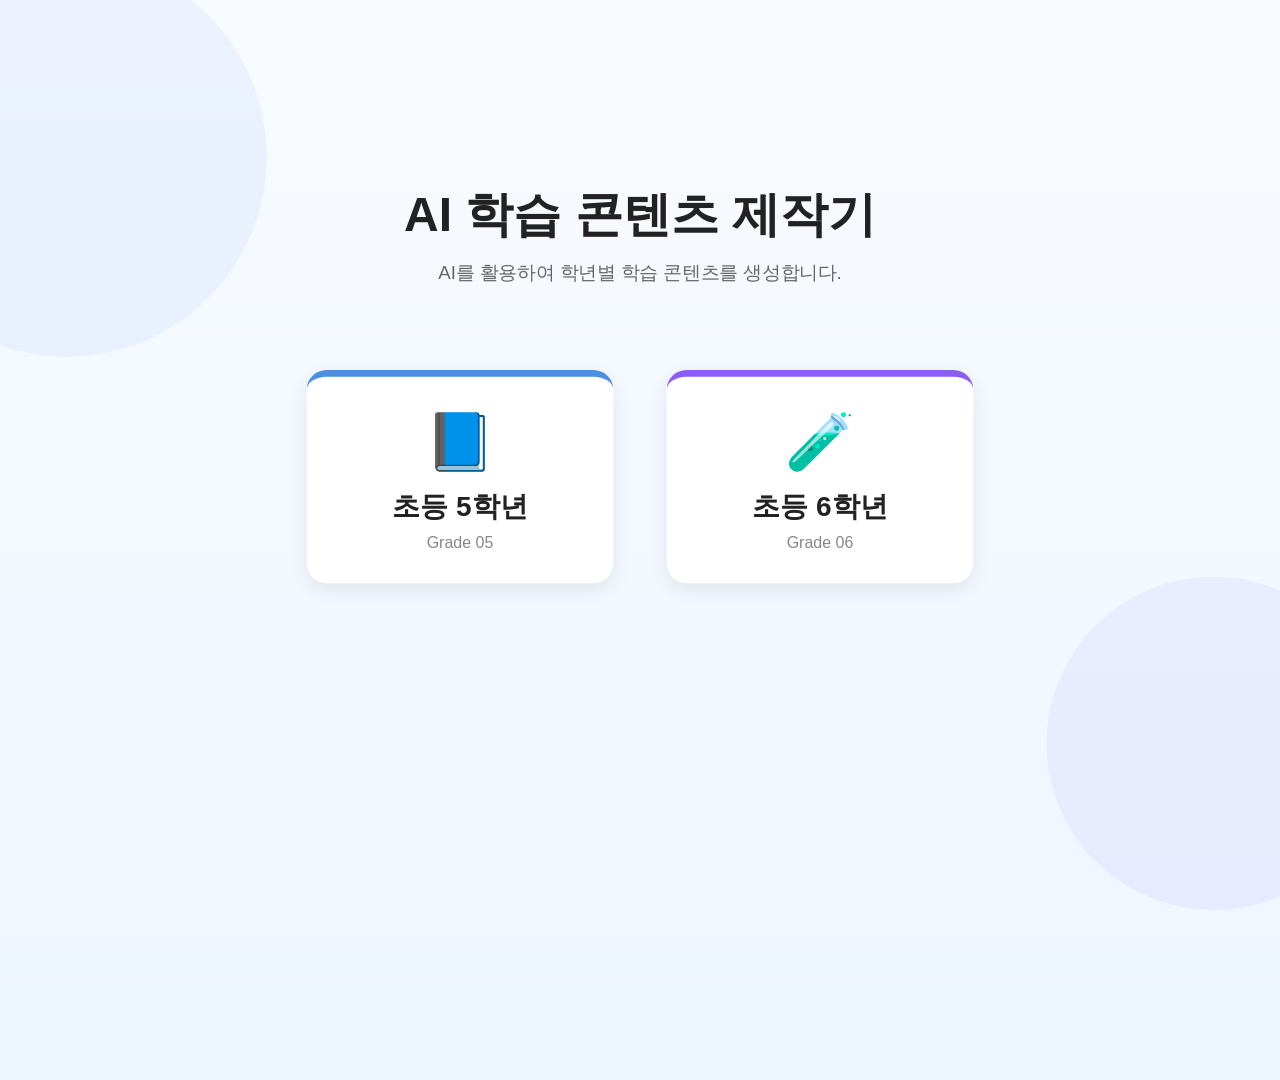
<file: index.html>
<!DOCTYPE html>
<html lang="ko">
<head>
    <meta charset="UTF-8">
    <meta http-equiv="X-UA-Compatible" content="IE=edge,chrome=1"/>
    <meta http-equiv="Content-Type" content="text/html; charset=utf-8"/>
    <title>AI 학습 콘텐츠 제작기</title>
    <link rel="stylesheet" href="./inc/css/index.css">
</head>
<body>
    <div id="container"></div>
    <div id="wrap">
        <div class="title-box">
            <h1>AI 학습 콘텐츠 제작기</h1>

            <p>
                AI를 활용하여 학년별 학습 콘텐츠를 생성합니다.
            </p>
        </div>

        <div class="grade-list">
            <a href="./05/00/00/index.html" class="grade-card grade05">
                <div class="grade-icon">📘</div>

                <div class="grade-title">
                    초등 5학년
                </div>

                <div class="grade-sub">
                    Grade 05
                </div>
            </a>

            <a href="./06/00/00/index.html" class="grade-card grade06">
                <div class="grade-icon">🧪</div>

                <div class="grade-title">
                    초등 6학년
                </div>

                <div class="grade-sub">
                    Grade 06
                </div>
            </a>
        </div>
    </div>
    <script src="./inc/js/jquery-3.6.0.min.js"></script>
    <script src="./inc/js/jquery.cookie.js"></script>
    <script src="./inc/js/popscale.js"></script>
</body>
</html>
</file>
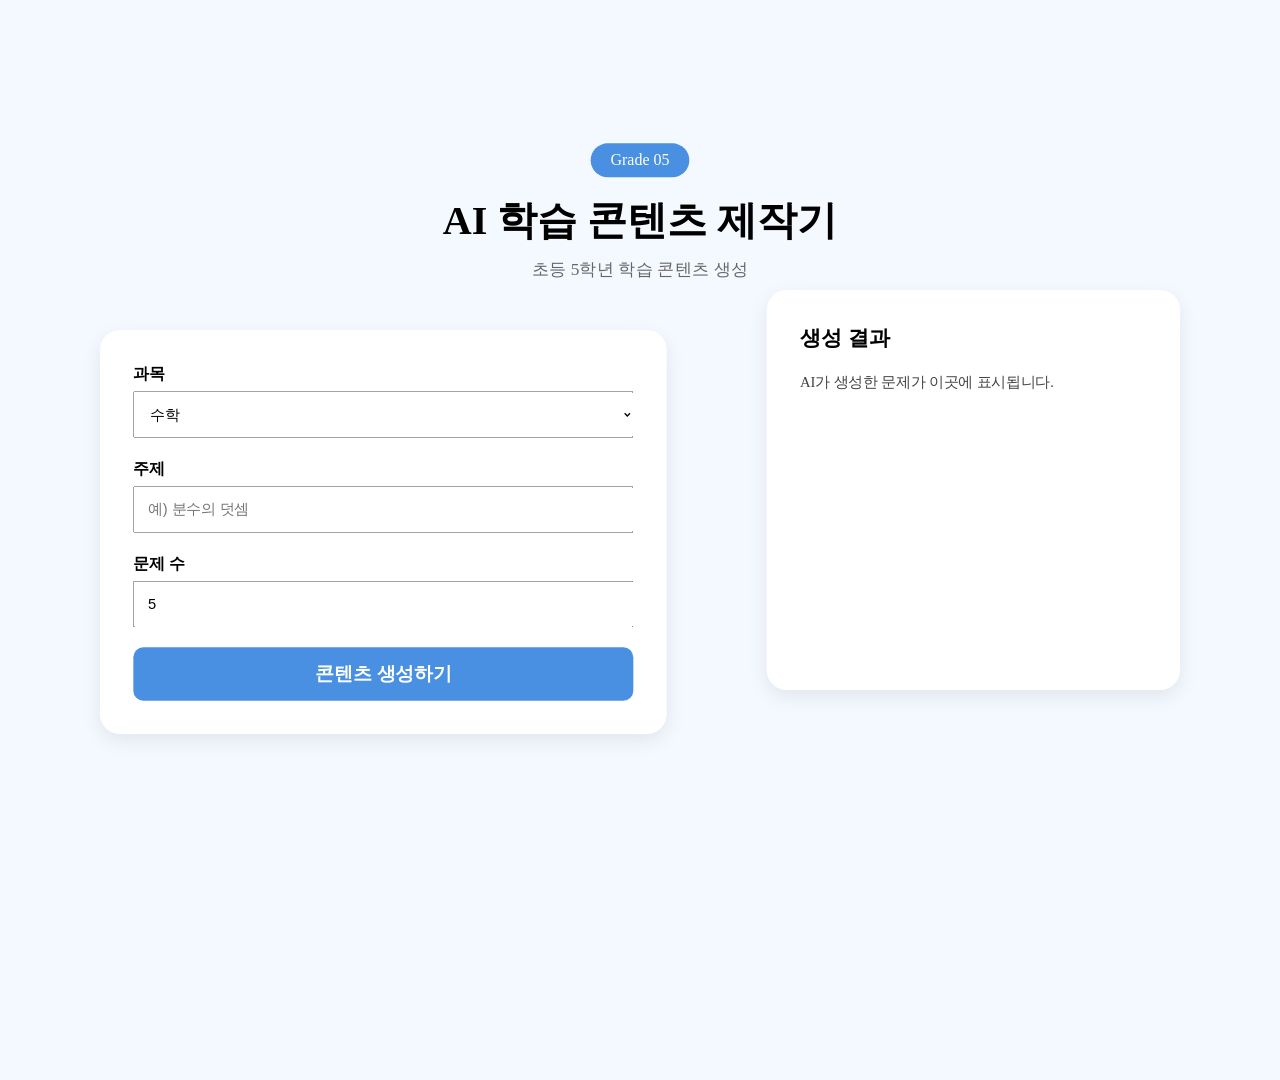
<file: 05/00/00/index.html>
<!DOCTYPE html>
<html lang="ko">
<head>
    <meta charset="UTF-8">
    <meta http-equiv="X-UA-Compatible" content="IE=edge,chrome=1"/>
    <meta http-equiv="Content-Type" content="text/html; charset=utf-8"/>
    <title>초등 5학년 AI 학습 콘텐츠 제작기</title>
    <link rel="stylesheet" href="../../common/css/main.css">
</head>
<body>
    <div id="container"></div>
    <div id="wrap">
        <div class="header">
            <div class="grade-badge">
                Grade 05
            </div>
            <h1>
                AI 학습 콘텐츠 제작기
            </h1>
            <p>
                초등 5학년 학습 콘텐츠 생성
            </p>
        </div>

        <div class="generator-box">
            <div class="row">
                <label>과목</label>

                <select>
                    <option>수학</option>
                    <option>국어</option>
                    <option>사회</option>
                    <option>과학</option>
                </select>
            </div>

            <div class="row">
                <label>주제</label>

                <input type="text" placeholder="예) 분수의 덧셈">
            </div>

            <div class="row">
                <label>문제 수</label>

                <input type="number" value="5">
            </div>

            <button class="btn-generate">
                콘텐츠 생성하기
            </button>
        </div>

        <div class="result-box">
            <div class="result-title">
                생성 결과
            </div>

            <div class="result-list">
                AI가 생성한 문제가
                이곳에 표시됩니다.
            </div>
        </div>
    </div>
    <script src="../../common/js/jquery-3.6.0.min.js"></script>
    <script src="../../common/js/jquery.cookie.js"></script>
    <script src="../../common/js/popscale.js"></script>

    <script src="../../common/js/schema.js"></script>
    <script src="../../common/js/utils.js"></script>
    <script src="../../common/js/storage.js"></script>
    <script src="../../common/js/tts.js"></script>
    <script src="../../common/js/ai.js"></script>
    <script src="../../common/js/quiz.js"></script>
    <script src="../../common/js/ui.js"></script>
    <script src="../../common/js/app.js"></script>
</body>
</html>
</file>
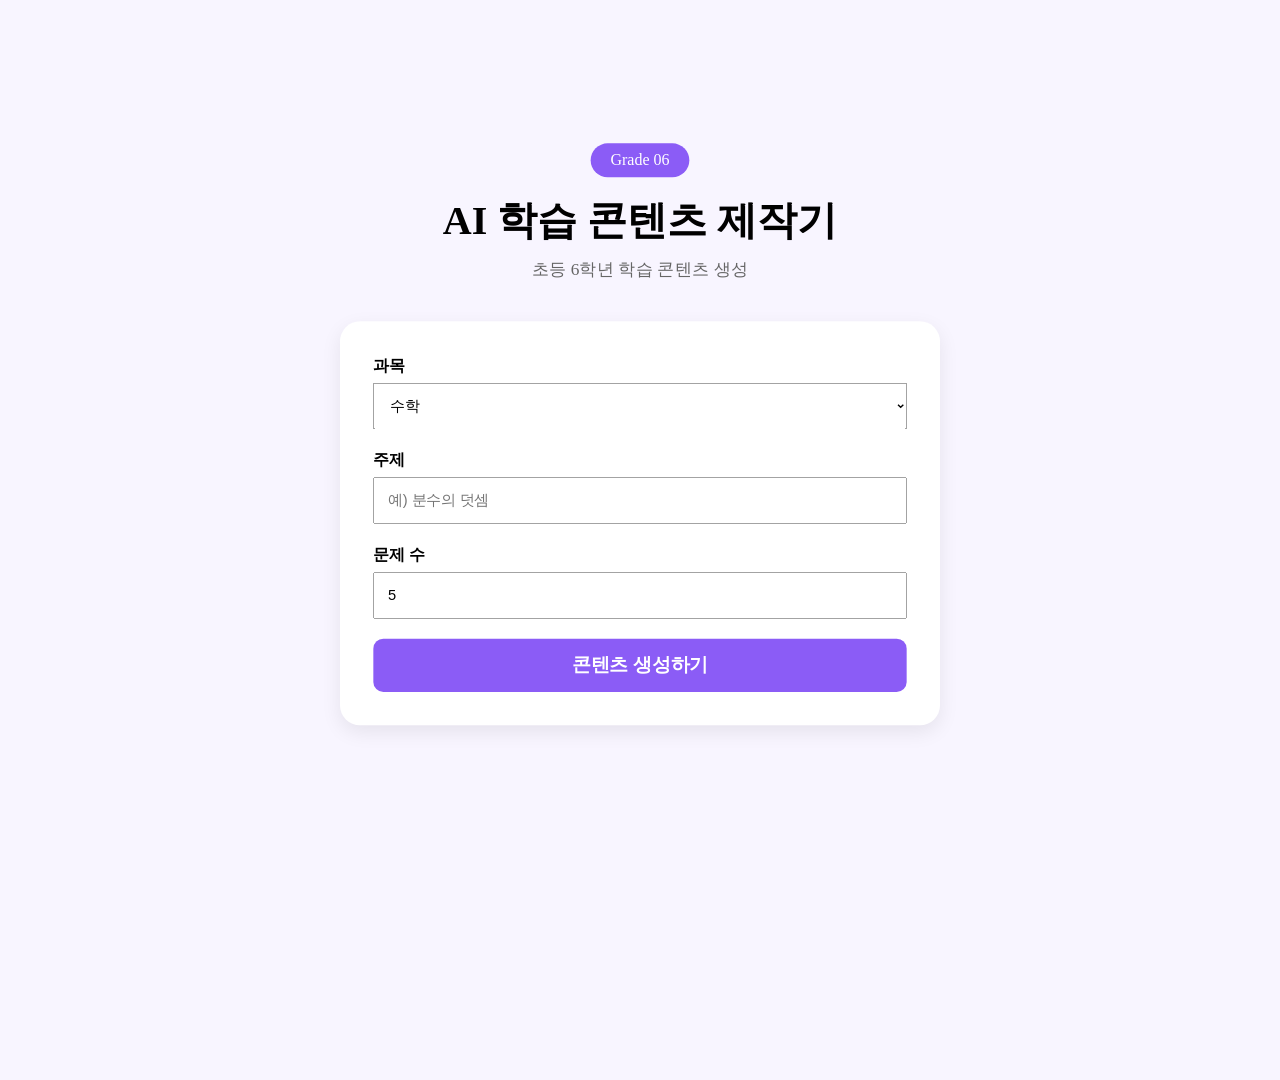
<file: 06/00/00/index.html>
<!DOCTYPE html>
<html lang="ko">
<head>
    <meta charset="UTF-8">
    <meta http-equiv="X-UA-Compatible" content="IE=edge,chrome=1"/>
    <meta http-equiv="Content-Type" content="text/html; charset=utf-8"/>
    <title>초등 6학년 AI 학습 콘텐츠 제작기</title>
    <link rel="stylesheet" href="../../common/css/main.css">
</head>
<body>
    <div id="container"></div>
    <div id="wrap">
        <div class="header">
            <div class="grade-badge">
                Grade 06
            </div>
            <h1>
                AI 학습 콘텐츠 제작기
            </h1>
            <p>
                초등 6학년 학습 콘텐츠 생성
            </p>
        </div>

        <div class="generator-box">
            <div class="row">
                <label>과목</label>

                <select>
                    <option>수학</option>
                    <option>국어</option>
                    <option>사회</option>
                    <option>과학</option>
                </select>
            </div>

            <div class="row">
                <label>주제</label>

                <input type="text" placeholder="예) 분수의 덧셈">
            </div>

            <div class="row">
                <label>문제 수</label>

                <input type="number" value="5">
            </div>

            <button>
                콘텐츠 생성하기
            </button>
        </div>
    </div>
    <script src="../../common/js/jquery-3.6.0.min.js"></script>
    <script src="../../common/js/jquery.cookie.js"></script>
    <script src="../../common/js/popscale.js"></script>
</body>
</html>
</file>
<file: inc/css/index.css>
*{
    margin:0;
    padding:0;
    box-sizing:border-box;
}

body{
    overflow:hidden;
    font-family:'Malgun Gothic', sans-serif;
    background:
    linear-gradient(
        180deg,
        #f8fbff 0%,
        #eef6ff 100%
    );
}

/* ------------------
   1920 x 1080 기준
------------------ */

#wrap{
    position:relative;
    width:1920px;
    height:1080px;
}

/* ------------------
   배경 장식
------------------ */

#wrap::before{
    content:"";
    position:absolute;
    left:-200px;
    top:-200px;
    width:600px;
    height:600px;
    border-radius:50%;
    background:rgba(74,144,226,.08);
}

#wrap::after{
    content:"";
    position:absolute;
    right:-150px;
    bottom:-150px;
    width:500px;
    height:500px;
    border-radius:50%;
    background:
    rgba(139,92,246,.08);
}

/* ------------------
   타이틀
------------------ */

.title-box{
    position:absolute;
    left:0;
    top:140px;
    width:1920px;
    text-align:center;
}

.title-box h1{
    font-size:72px;
    font-weight:700;
    color:#222;
    margin-bottom:20px;
}

.title-box p{
    font-size:28px;
    color:#666;
}

/* ------------------
   카드 영역
------------------ */

.grade-list{
    position:absolute;
    left:460px;
    top:420px;
    display:flex;
    gap:80px;
}

.grade-card{
    width:460px;
    height:320px;
    display:flex;
    flex-direction:column;
    justify-content:center;
    align-items:center;
    text-decoration:none;
    background:#fff;
    border-radius:30px;
    box-shadow:
    0 10px 30px rgba(0,0,0,.08);
    transition:transform .3s, box-shadow .3s;
}

.grade-card:hover{
    transform:translateY(-12px);
    box-shadow:0 20px 50px rgba(0,0,0,.12);
}

.grade-icon{
    font-size:84px;
    margin-bottom:20px;
}

.grade-title{
    font-size:42px;
    font-weight:700;
    color:#222;
}

.grade-sub{
    margin-top:12px;
    font-size:24px;
    color:#888;
}

/* ------------------
   학년별 색상
------------------ */

.grade05{
    border-top:
    10px solid #4a90e2;
}

.grade06{
    border-top:
    10px solid #8b5cf6;
}
</file>
<file: 05/common/css/main.css>
*{
    margin:0;
    padding:0;
    box-sizing:border-box;
}

body{
    background:#f4f8ff;
    overflow:hidden;
}

#wrap{
    position:relative;
    width:1920px;
    height:1080px;
}

.header{
    text-align:center;
    padding-top:80px;
}

.grade-badge{
    display:inline-block;
    padding:12px 30px;
    border-radius:100px;
    background:#4a90e2;
    color:#fff;
    font-size:24px;
    margin-bottom:25px;
}

.header h1{
    font-size:60px;
    margin-bottom:15px;
}

.header p{
    font-size:26px;
    color:#666;
}

.generator-box{
    width:850px;
    margin:60px auto 0;
    background:#fff;
    padding:50px;
    border-radius:30px;
    box-shadow: 0 10px 30px rgba(0,0,0,.08);
    position:absolute;
    left:150px;
    top:300px;
}

.row{
    margin-bottom:30px;
}

label{
    display:block;
    margin-bottom:10px;
    font-size:24px;
    font-weight:700;
}

select,
input{
    width:100%;
    height:70px;
    padding:0 20px;
    font-size:22px;
}

button{
    width:100%;
    height:80px;
    border:none;
    border-radius:15px;
    background:#4a90e2;
    color:#fff;
    font-size:28px;
    font-weight:700;
    cursor:pointer;
}

.result-box{
    position:absolute;
    right:150px;
    top:300px;
    width:620px;
    height:600px;
    background:#fff;
    padding:50px;
    border-radius:30px;
    box-shadow:0 10px 30px rgba(0,0,0,.08);
}

.result-title{
    font-size:32px;
    font-weight:700;
    margin-bottom:25px;
}

.result-list{
    height:440px;
    overflow-y:auto;
    font-size:22px;
    line-height:1.8;
    color:#444;
}

.question-item{
    padding:20px 0;
    border-bottom:1px solid #ddd;
}

.question-item div{
    margin-bottom:8px;
}

.question-type{
    font-size:18px;
    font-weight:700;
    color:#4a90e2;
    margin-bottom:10px;
}

.question-title{
    font-size:24px;
    font-weight:700;
    margin-bottom:15px;
}

.choice-list{
    margin:15px 0;
    padding-left:25px;
}

.choice-list li{
    margin-bottom:8px;
}
</file>
<file: 06/common/css/main.css>
*{
    margin:0;
    padding:0;
    box-sizing:border-box;
}

body{
    background:#f8f5ff;
    overflow:hidden;
}

#wrap{
    position:relative;
    width:1920px;
    height:1080px;
}

.header{
    text-align:center;
    padding-top:80px;
}

.grade-badge{
    display:inline-block;
    padding:12px 30px;
    border-radius:100px;
    background:#8b5cf6;
    color:#fff;
    font-size:24px;
    margin-bottom:25px;
}

.header h1{
    font-size:60px;
    margin-bottom:15px;
}

.header p{
    font-size:26px;
    color:#666;
}

.generator-box{
    width:900px;
    margin:60px auto 0;
    background:#fff;
    padding:50px;
    border-radius:30px;
    box-shadow:0 10px 30px rgba(0,0,0,.08);
}

.row{
    margin-bottom:30px;
}

label{
    display:block;
    margin-bottom:10px;
    font-size:24px;
    font-weight:700;
}

select,
input{
    width:100%;
    height:70px;
    padding:0 20px;
    font-size:22px;
}

button{
    width:100%;
    height:80px;
    border:none;
    border-radius:15px;
    background:#8b5cf6;
    color:#fff;
    font-size:28px;
    font-weight:700;
    cursor:pointer;
}
</file>
